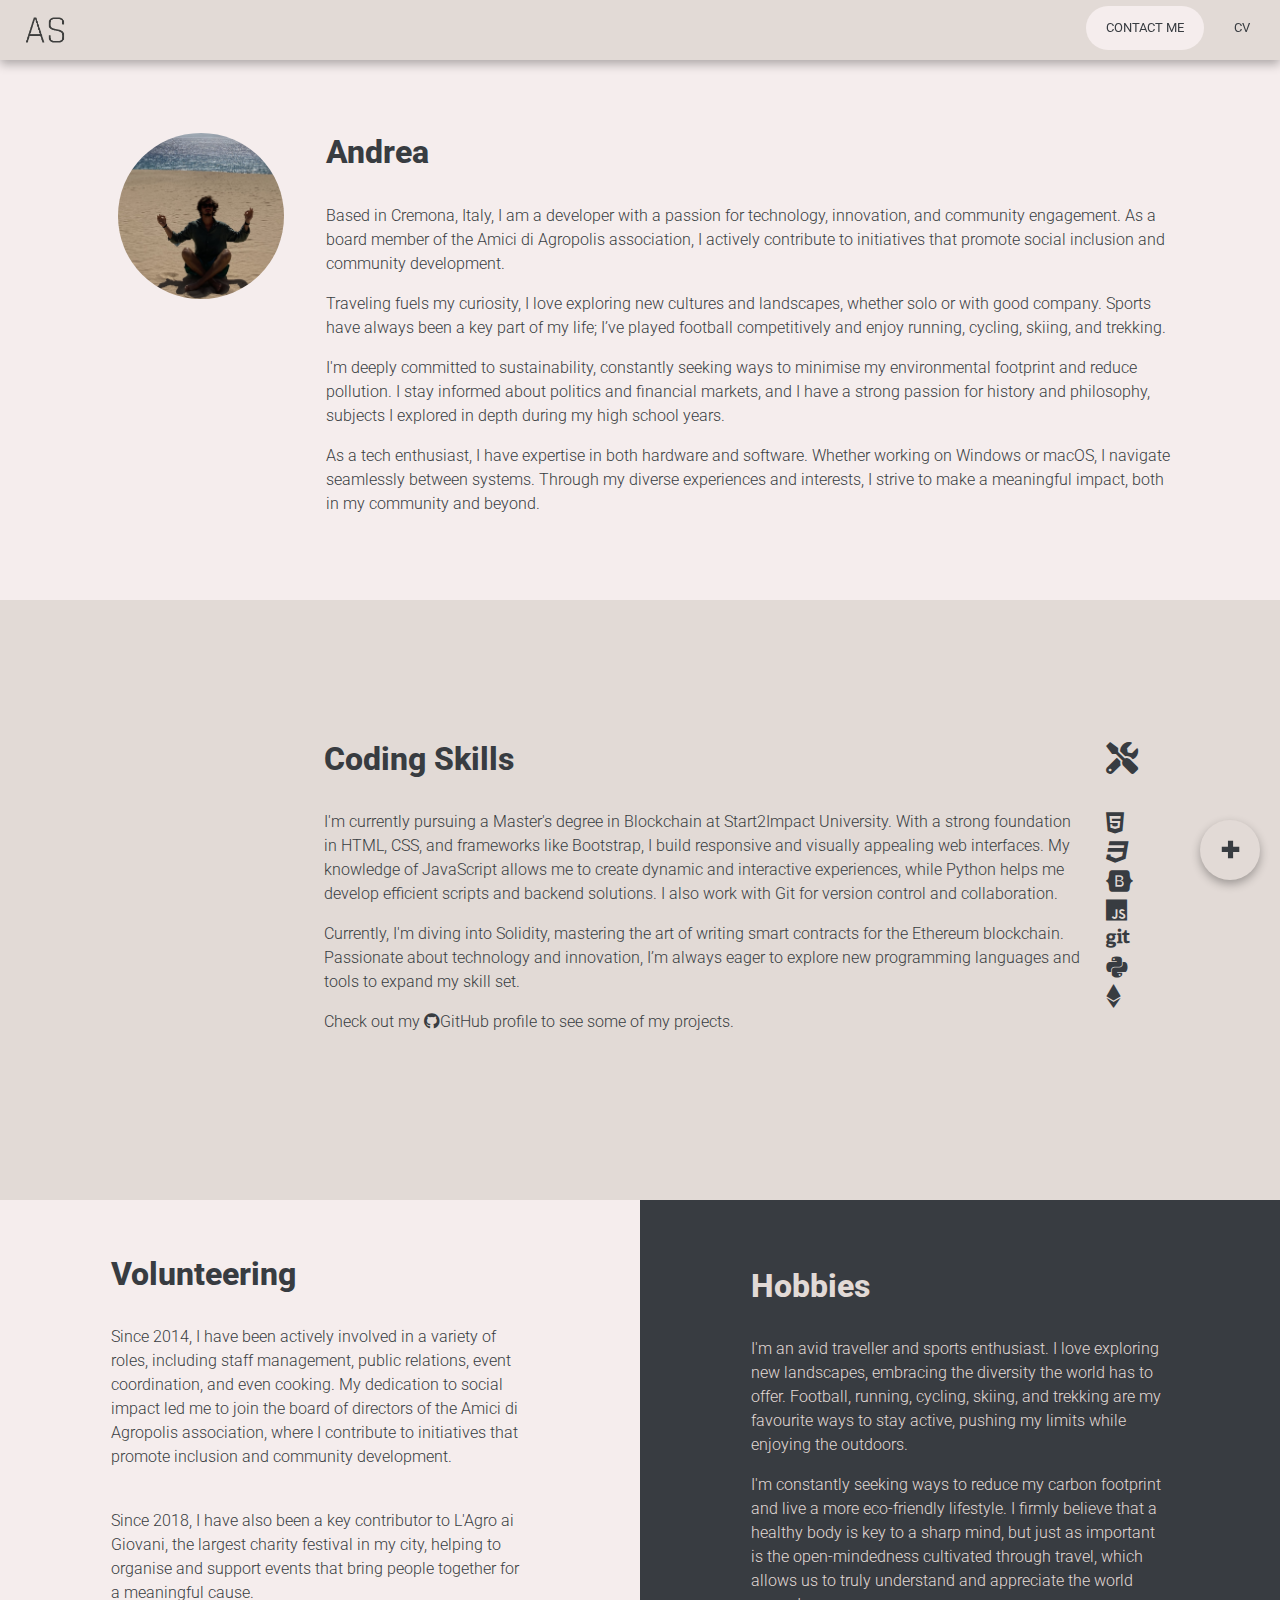
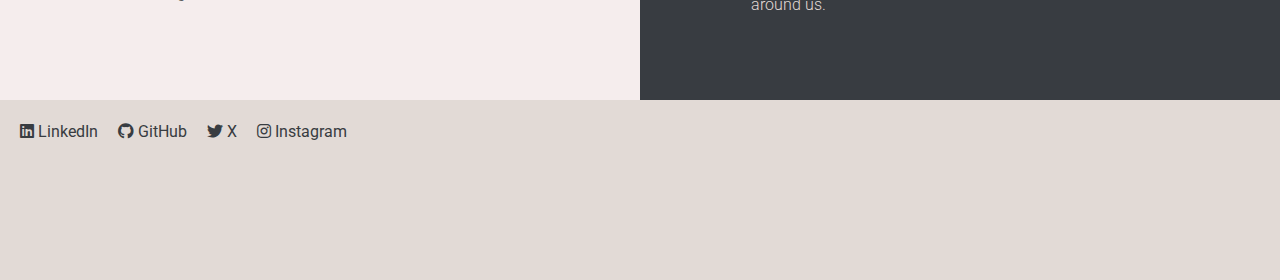
<file: index.html>
<!DOCTYPE html>
<html lang="en">
<head>
    <meta charset="UTF-8">
    <meta name="viewport" content="width=device-width, initial-scale=1.0">
    <title>andreasalami.io</title>
    <link rel="icon" href="/images/favicon.svg" type="image/x-icon">
    
    <link href="https://cdn.jsdelivr.net/npm/bootstrap@5.3.3/dist/css/bootstrap.min.css" rel="stylesheet">
    <link rel="stylesheet" href="styles.css">
    <link rel="preconnect" href="https://fonts.googleapis.com">
    <link rel="preconnect" href="https://fonts.gstatic.com" crossorigin>
    <link href="https://fonts.googleapis.com/css2?family=Roboto:ital,wght@0,100;0,300;0,400;0,500;0,700;0,900;1,100;1,300;1,400;1,500;1,700;1,900&display=swap" rel="stylesheet"> 
    <link rel="stylesheet" href="https://cdnjs.cloudflare.com/ajax/libs/font-awesome/5.15.3/css/all.min.css"> 
    <link rel="stylesheet" href="https://cdn.jsdelivr.net/npm/bootstrap-icons/font/bootstrap-icons.css">


    <meta property="og:title" content="Andrea Salami - Homepage">
    <meta property="og:description" content="Hi! Wellcome to my personal website. I'm Andrea Salami, based in Cremona, Italy. I'm a developer with a passion for technology, innovation, and social impact.">
    <meta property="og:image" content="images/profile.jpg">
    <meta property="og:url" content="https://www.andreasalami.com">
    <meta property="og:type" content="profile">


    <meta property="og:title" content="Andrea Salami - LinkedIn">
    <meta property="og:description" content="Visita il profilo LinkedIn di Andrea Salami">
    <meta property="og:url" content="https://www.linkedin.com/in/andrea-salami-204908209/">
    <meta property="og:type" content="profile">

    <meta property="og:title" content="Andrea Salami - GitHub">
    <meta property="og:description" content="Visita il profilo GitHub di Andrea Salami">
    <meta property="og:url" content="https://github.com/andreasalami">
    <meta property="og:type" content="profile">

    <meta property="og:title" content="Andrea Salami - X">
    <meta property="og:description" content="Visita il profilo X di Andrea Salami">
    <meta property="og:url" content="https://x.com/salami_andrea">
    <meta property="og:type" content="profile">

    <meta property="og:title" content="L'Agro ai Giovani - Instagram">
    <meta property="og:description" content="Visita il profilo Instagram di L'Agro ai Giovani">
    <meta property="og:url" content="https://www.instagram.com/lagroaigiovani/">
    <meta property="og:type" content="profile">
    <meta name="google-site-verification" content="DPRnsOR6wyCkrashBW5Ix7nRx8KkaKhdS-gHX6WiPuQ" />
    </head>
<body>
    <nav class="top-bar">
        <div class="logo">
            <a href="index.html"><img src="images/logo.png" alt="Logo" class="img-fluid"></a>           
        </div>
        <div class="cv">
            <a href="curriculum.html">CV</a>           
        </div>
        <div class="contact">
            <a href="form.html">CONTACT ME</a>         
        </div>
    </nav>
    <div class="background">
        <div class="bio">
            <div class="row">
                <div class="col-3 profile-image">
                  <img src="images/profile.jpg" alt="Profile Picture" class="img-fluid">
                </div>
                <div class="col-8 bio-text">
                    <h2>
                        Andrea
                    </h2>
                    <br>
                    <p>
                        Based in Cremona, Italy, I am a developer with a passion for technology, innovation, and community engagement. As a board member of the Amici di Agropolis association, I actively contribute to initiatives that promote social inclusion and community development.
                    </p>                                 
                    <p>
                        Traveling fuels my curiosity, I love exploring new cultures and landscapes, whether solo or with good company. Sports have always been a key part of my life; I’ve played football competitively and enjoy running, cycling, skiing, and trekking.
                    </p>
                    <p>
                        I'm deeply committed to sustainability, constantly seeking ways to minimise my environmental footprint and reduce pollution. I stay informed about politics and financial markets, and I have a strong passion for history and philosophy, subjects I explored in depth during my high school years.
                    </p>
                    <p>
                        As a tech enthusiast, I have expertise in both hardware and software. Whether working on Windows or macOS, I navigate seamlessly between systems. Through my diverse experiences and interests, I strive to make a meaningful impact, both in my community and beyond.
                    </p>
                </div>
                <div class="col-1 empty-space"></div>
              </div>
            </div>
        </div>
        <div class="coding">
            <div class="row">
                <div class="col-2 empty-space">

                </div>
                <div class="col-8 coding-text">
                    <h2>
                        Coding Skills
                    </h2>
                    <br>
                    <p>
                        I'm currently pursuing a Master's degree in Blockchain at Start2Impact University. With a strong foundation in HTML, CSS, and frameworks like Bootstrap, I build responsive and visually appealing web interfaces. My knowledge of JavaScript allows me to create dynamic and interactive experiences, while Python helps me develop efficient scripts and backend solutions. I also work with Git for version control and collaboration.
                    </p>
                    <p>
                        Currently, I'm diving into Solidity, mastering the art of writing smart contracts for the Ethereum blockchain. Passionate about technology and innovation, I’m always eager to explore new programming languages and tools to expand my skill set.
                    </p>
                    <p>
                        Check out my <a href="https://github.com/andreasalami" target="_blank"><i class="fab fa-github"></i>GitHub profile</a> to see some of my projects.
                    </p>
                </div>
                <div class="col-2 skills"> 
                    <h2>
                        <i class="fas fa-tools"></i>
                    </h2>
                    <br>
                    <h4>
                        <a href=""><i class="fab fa-html5"></i></a>  
                        <br>
                        <a href="https://www.w3.org/Style/CSS/Overview.en.html"><i class="fab fa-css3"></i></a>
                        <br>
                        <a href="https://getbootstrap.com/"><i class="fab fa-bootstrap"></i></a>
                        <br>        
                        <a href="https://javascript.info/"><i class="fab fa-js"></i></a>
                        <br>
                        <a href="https://git-scm.com/"><i class="fab fa-git"></i></a>
                        <br>
                        <a href="https://www.python.org/"><i class="fab fa-python"></i></a>
                        <br>
                        <a href="https://ethereum.org/en/"><i class="fab fa-ethereum"></i></a>                      
                        <br>
                        <!--<a href="https://react.dev/"></a><i class="fab fa-react"></i>
                        <br>
                        <a href="https://nodejs.org/"></a><i class="fab fa-node"></i>
                        <br>
                        <a href="https://www.typescriptlang.org/"></a><i class="fab fa-typescript"></i>
                        -->
                    </h4>
                </div>
            </div>
        </div>
        <div class="volontar">
            <div class="row">
                <div class="col-2 empty-space">
                    
                </div>
                <div class="col-8 volontar-text">
                    <h2>
                        Volunteering
                    </h2>
                    <br>
                    <p>
                        Since 2014, I have been actively involved in a variety of roles, including staff management, public relations, event coordination, and even cooking. My dedication to social impact led me to join the board of directors of the Amici di Agropolis association, where I contribute to initiatives that promote inclusion and community development.
                    </p>
                    <br>
                    <p>
                        Since 2018, I have also been a key contributor to L'Agro ai Giovani, the largest charity festival in my city, helping to organise and support events that bring people together for a meaningful cause.
                    </p>
                    <br>
                    
                </div>
                <div class="col-3 empty-space">
                    
                </div>
            </div>
        </div>
        <div class="hobbies">
            <div class="row">
                <div class="col-2 empty-space">

                </div>
                <div class="col-8 volontar-text">
                    <h2>
                        Hobbies
                    </h2>
                    <br>
                    <p>
                        I'm an avid traveller and sports enthusiast. I love exploring new landscapes, embracing the diversity the world has to offer. Football, running, cycling, skiing, and trekking are my favourite ways to stay active, pushing my limits while enjoying the outdoors.
                    </p>
                    <p>
                        I'm constantly seeking ways to reduce my carbon footprint and live a more eco-friendly lifestyle.
                        I firmly believe that a healthy body is key to a sharp mind, but just as important is the open-mindedness cultivated through travel, which allows us to truly understand and appreciate the world around us.
                    </p> 
                </div>
                <div class="col-3 empty-space">

                </div>
            </div>
        </div>
    </div>
    <div class="sticky-menu">
        <input type="checkbox" id="menu-toggle">
        <label for="menu-toggle" class="menu-toggle-label"></label>
        <ul class="menu-items">
            <li><a href="index.html"><i class="bi bi-house-fill"></i></a></li>
            <li><a href="form.html"><i class="bi bi-chat-text-fill"></i></a></li>
            <li><a href="curriculum.html"><i class="bi bi-file-earmark-person-fill"></i></a></li>
        </ul>
    </div>
    <nav class="bottom-bar">
        <div class="social-links">
            <a href="https://www.linkedin.com/in/andrea-salami-204908209/" target="_blank">
                <i class="fab fa-linkedin"></i> LinkedIn
            </a>
        </div>
        <br>
        <div class="social-links">
            <a href="https://github.com/andreasalami" target="_blank">
                <i class="fab fa-github"></i> GitHub
            </a>
        </div>
        <br>
        <div class="social-links">
            <a href="https://x.com/salami_andrea" target="_blank">
                <i class="fab fa-twitter"></i> X
            </a>
        </div>
        <div class="social-links">
            <a href="https://www.instagram.com/lagroaigiovani/" target="_blank">
                <i class="fab fa-instagram"></i> Instagram
            </a>
        </div>
    </nav>
</body>
</html>
</file>
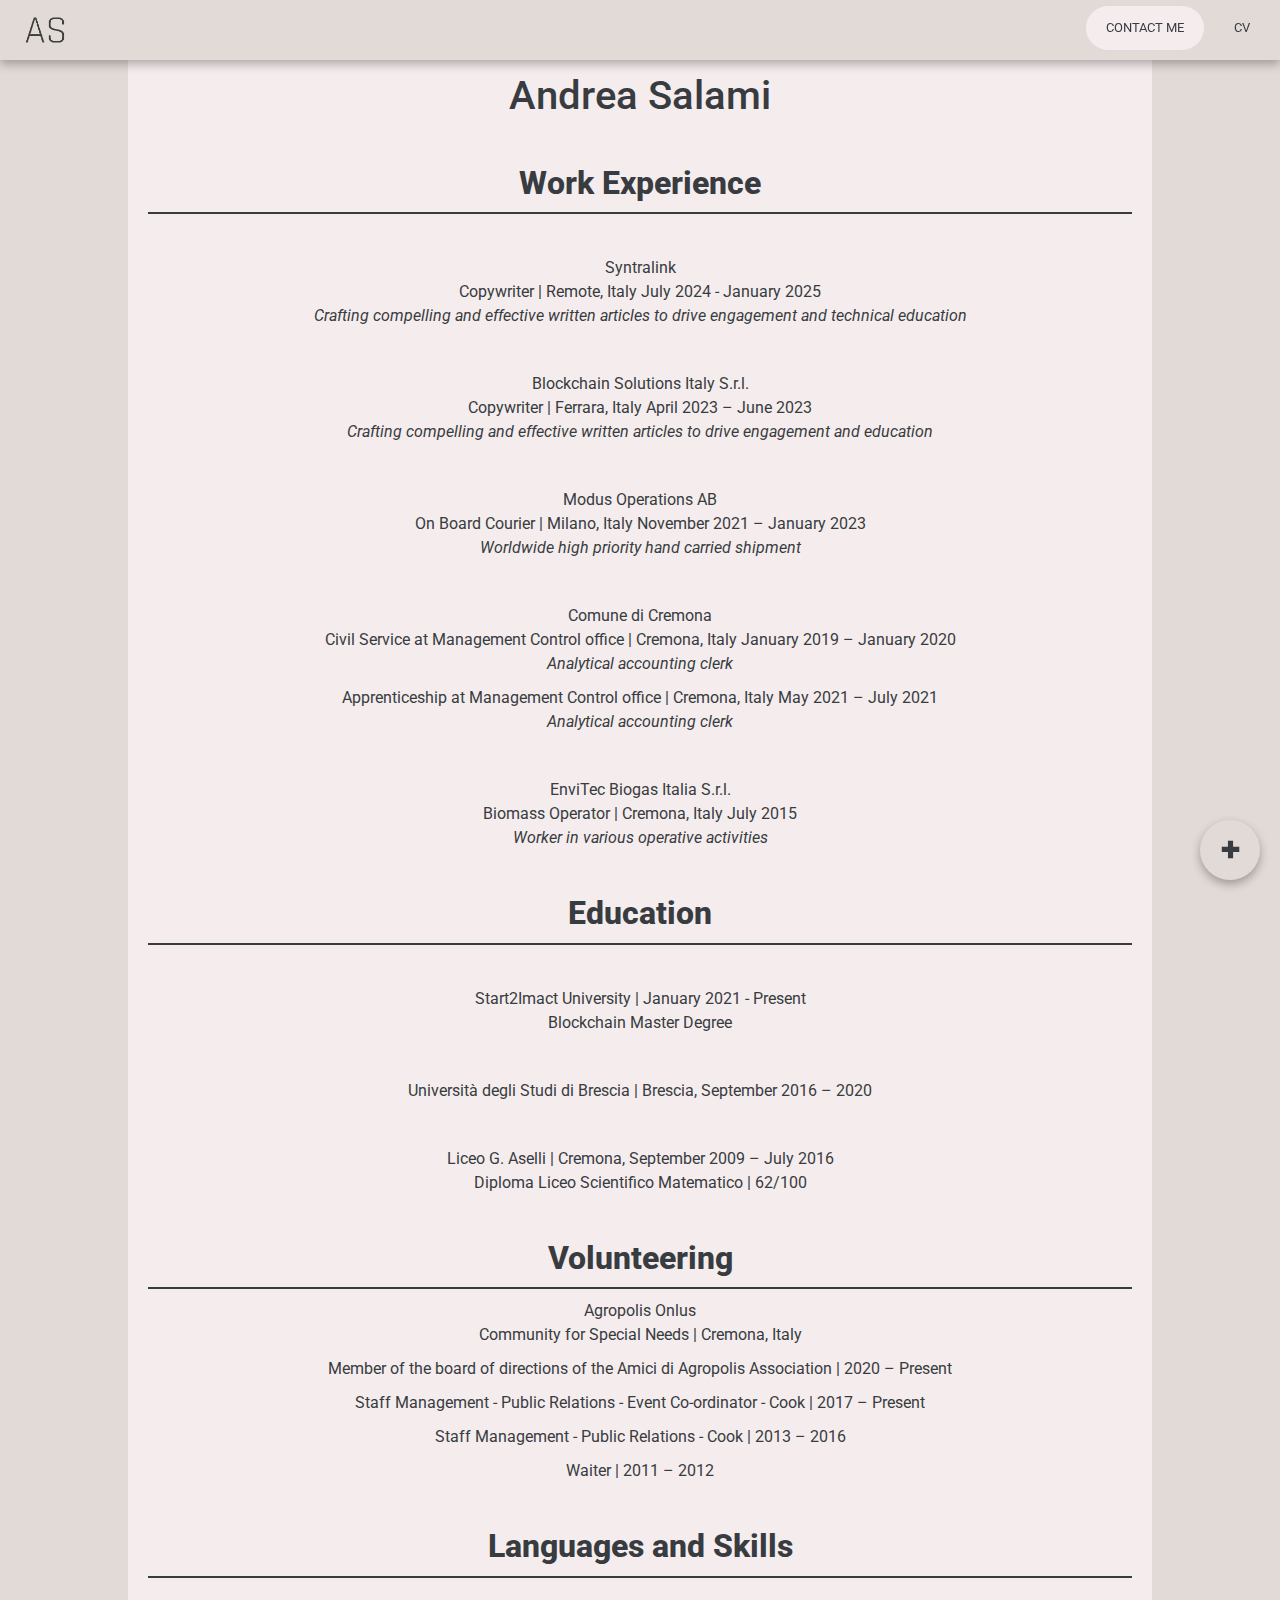
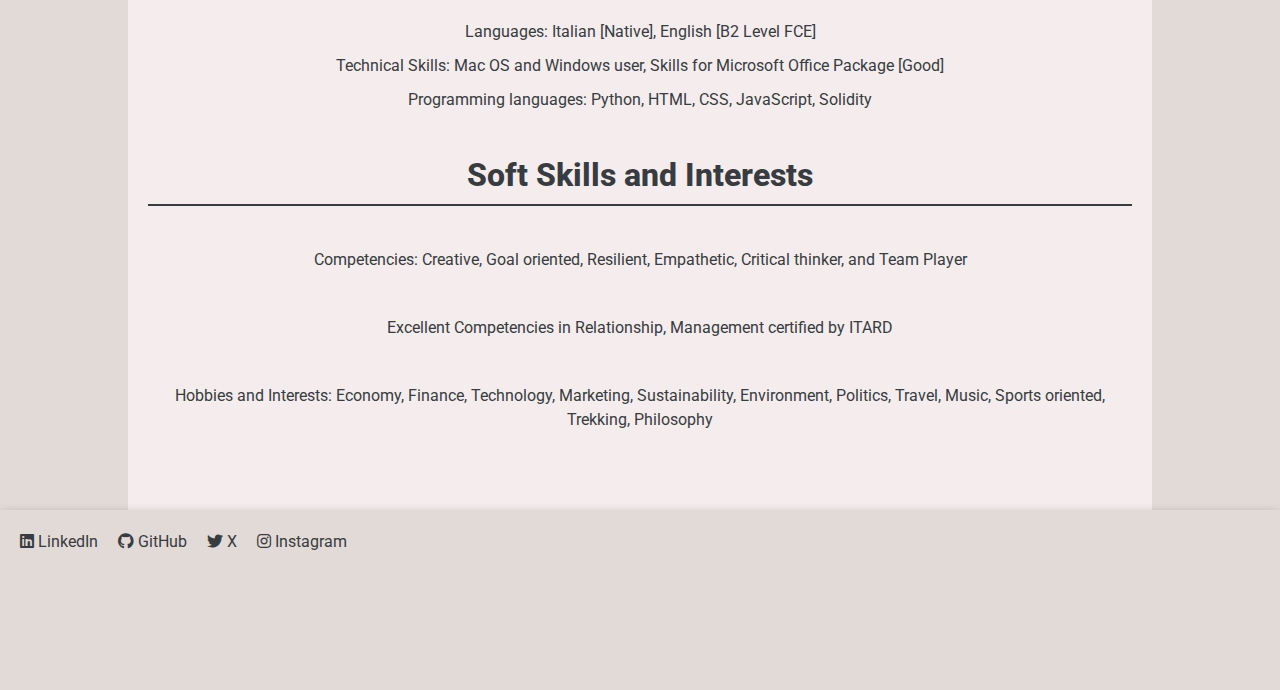
<file: curriculum.html>
<!DOCTYPE html>
<html lang="en">
<head>
    <meta charset="UTF-8">
    <meta name="viewport" content="width=device-width, initial-scale=1.0">
    <title>andreasalami.io/curriculum</title>
    <link rel="icon" href="/images/favicon.svg" type="image/x-icon">
    
    <link href="https://cdn.jsdelivr.net/npm/bootstrap@5.3.3/dist/css/bootstrap.min.css" rel="stylesheet">
    <link rel="stylesheet" href="styles.css">
    <link rel="preconnect" href="https://fonts.googleapis.com">
    <link rel="preconnect" href="https://fonts.gstatic.com" crossorigin>
    <link href="https://fonts.googleapis.com/css2?family=Roboto:ital,wght@0,100;0,300;0,400;0,500;0,700;0,900;1,100;1,300;1,400;1,500;1,700;1,900&display=swap" rel="stylesheet"> 
    <link rel="stylesheet" href="https://cdnjs.cloudflare.com/ajax/libs/font-awesome/5.15.3/css/all.min.css"> 
    <link rel="stylesheet" href="https://cdn.jsdelivr.net/npm/bootstrap-icons/font/bootstrap-icons.css">

    <meta property="og:title" content="Andrea Salami - Curriculum">
    <meta property="og:description" content="Andrea Salami's Curriculum Vitae">
    <meta property="og:url" content="https://www.andreasalami.com/curriculum.html">
    <meta property="og:type" content="curriculum">

    <meta property="og:title" content="Andrea Salami - LinkedIn">
    <meta property="og:description" content="Visita il profilo LinkedIn di Andrea Salami">   
    <meta property="og:url" content="https://www.linkedin.com/in/andrea-salami-204908209/">
    <meta property="og:type" content="profile">

    <meta property="og:title" content="Andrea Salami - GitHub">
    <meta property="og:description" content="Visita il profilo GitHub di Andrea Salami">    
    <meta property="og:url" content="https://github.com/andreasalami">
    <meta property="og:type" content="profile">

    <meta property="og:title" content="Andrea Salami - X">
    <meta property="og:description" content="Visita il profilo X di Andrea Salami">
    <meta property="og:url" content="https://x.com/salami_andrea">
    <meta property="og:type" content="profile">

    <meta property="og:title" content="L'Agro ai Giovani - Instagram">
    <meta property="og:description" content="Visita il profilo Instagram di L'Agro ai Giovani">
    <meta property="og:url" content="https://www.instagram.com/lagroaigiovani/">
    <meta property="og:type" content="profile">
</head>
<body>
    <nav class="top-bar">
        <div class="logo">
            <a href="index.html"><img src="images/logo.png" alt="Logo" class="img-fluid"></a>           
        </div>
        <div class="cv">
            <a href="curriculum.html">CV</a>           
        </div>
        <div class="contact">
            <a href="form.html">CONTACT ME</a>           
        </div>
    </nav>
    <div class="background">   
        <div class="curriculum-box">
            <header>
                <h1>Andrea Salami</h1>
            </header>
            <br>
            <section>
                <h2>Work Experience</h2>
                <br>
                <p>Syntralink<br>
                Copywriter | Remote, Italy July 2024 - January 2025<br>
                <em>Crafting compelling and effective written articles to drive engagement and technical education</em></p>
                <br>
                <p>Blockchain Solutions Italy S.r.l.<br>
                Copywriter | Ferrara, Italy April 2023 – June 2023<br>
                <em>Crafting compelling and effective written articles to drive engagement and education</em></p>
                <br>
                <p>Modus Operations AB<br>
                On Board Courier | Milano, Italy November 2021 – January 2023<br>
                <em>Worldwide high priority hand carried shipment</em></p>
                <br>
                <p>Comune di Cremona<br>
                Civil Service at Management Control office | Cremona, Italy January 2019 – January 2020<br>
                <em>Analytical accounting clerk</em></p>
                <p>Apprenticeship at Management Control office | Cremona, Italy May 2021 – July 2021<br>
                <em>Analytical accounting clerk</em></p>
                <br>
                <p>EnviTec Biogas Italia S.r.l.<br>
                Biomass Operator | Cremona, Italy July 2015<br>
                <em>Worker in various operative activities</em></p>
            </section>
            <br>
            <section>
                <h2>Education</h2>
                <br>
                <p>Start2Imact University | January 2021 - Present<br>
                Blockchain Master Degree</p>
                <br>
                <p>Università degli Studi di Brescia | Brescia, September 2016 – 2020</p>
                <br>
                <p>Liceo G. Aselli | Cremona, September 2009 – July 2016<br>
                Diploma Liceo Scientifico Matematico | 62/100</p>
            </section>
            <br>
            <section>
                <h2>Volunteering</h2>
                <p>Agropolis Onlus<br>
                Community for Special Needs | Cremona, Italy</p>
                <p>Member of the board of directions of the Amici di Agropolis Association | 2020 – Present</p>
                <p>Staff Management - Public Relations - Event Co-ordinator - Cook | 2017 – Present</p>
                <p>Staff Management - Public Relations - Cook | 2013 – 2016</p>
                <p>Waiter | 2011 – 2012</p>
            </section>
            <br>
            <section>
                <h2>Languages and Skills</h2>
                <br>
                <p>Languages: Italian [Native], English [B2 Level FCE]</p>
                <p>Technical Skills: Mac OS and Windows user, Skills for Microsoft Office Package [Good]</p>
                <p>Programming languages: Python, HTML, CSS, JavaScript, Solidity</p>
            </section>
            <br>
            <section>
                <h2>Soft Skills and Interests</h2>
                <br>
                <p>Competencies: Creative, Goal oriented, Resilient, Empathetic, Critical thinker, and Team Player</p>
                <br>
                <p>Excellent Competencies in Relationship, Management certified by ITARD</p>
                <br>
                <p>Hobbies and Interests: Economy, Finance, Technology, Marketing, Sustainability, Environment, Politics, Travel, Music, Sports oriented, Trekking, Philosophy</p>
                <br>
            </section>
        </div>   
    </div>
    <div class="sticky-menu">
        <input type="checkbox" id="menu-toggle">
        <label for="menu-toggle" class="menu-toggle-label"></label>
        <ul class="menu-items">
            <li><a href="index.html"><i class="bi bi-house-fill"></i></a></li>
            <li><a href="form.html"><i class="bi bi-chat-text-fill"></i></a></li>
            <li><a href="curriculum.html"><i class="bi bi-file-earmark-person-fill"></i></a></li>
        </ul>
    </div>
    <nav class="bottom-bar">
        <div class="social-links">
            <a href="https://www.linkedin.com/in/andrea-salami-204908209/" target="_blank">
                <i class="fab fa-linkedin"></i> LinkedIn
            </a>
        </div>
        <br>
        <div class="social-links">
            <a href="https://github.com/andreasalami" target="_blank">
                <i class="fab fa-github"></i> GitHub
            </a>
        </div>
        <br>
        <div class="social-links">
            <a href="https://x.com/salami_andrea" target="_blank">
                <i class="fab fa-twitter"></i> X
            </a>
        </div>
        <div class="social-links">
            <a href="https://www.instagram.com/lagroaigiovani/" target="_blank">
                <i class="fab fa-instagram"></i> Instagram
            </a>
        </div>
    </nav>
</body>
</html>
</file>
<file: styles.css>
@charset "UTF-8";
html, body {
  overflow-x: hidden;
  width: 100%;
}

* {
  margin: 0;
  padding: 0;
  box-sizing: border-box;
}

a {
  color: rgb(56, 60, 65);
  text-decoration: none;
  background-color: transparent;
}

h2 {
  font-size: 2em;
  font-weight: 800;
}

.page {
  display: flex;
  flex-wrap: wrap;
  justify-content: flex-start;
}

/* From here top and bottom bar css */
.top-bar, .bottom-bar, .social-links, .menu-toggle-label, .menu-items a {
  background-color: rgb(226, 218, 214);
}

.top-bar {
  position: fixed;
  background-color: rgb(226, 218, 214);
  width: 100%;
  max-width: 100vw;
  height: 60px;
  min-height: 60px;
  box-shadow: 0px 4px 10px 0px rgba(0, 0, 0, 0.3);
  z-index: 10;
}

.bottom-bar {
  width: 100%;
  height: 180px;
  display: flex;
  justify-content: flex-start;
  font-family: "Roboto", sans-serif;
  font-weight: 400;
  box-shadow: 0px 4px 10px 0px rgba(0, 0, 0, 0.3);
}

.logo {
  float: left;
  max-width: 50px;
  max-height: 50px;
  margin-top: 5px;
  margin-left: 20px;
}

.cv {
  background-color: rgb(226, 218, 214);
  color: rgb(245, 237, 237) !important;
  padding: 12px 15px;
  margin: 6px 10px;
  font-family: "Roboto", sans-serif;
  font-size: small;
  font-weight: 400;
  text-align: center;
  text-decoration: none;
  padding-top: 12px;
  padding-bottom: 12px;
  padding-left: 20px;
  padding-right: 20px;
  border-radius: 12px;
  margin-bottom: 0px;
  margin-right: 0px;
  float: right;
  position: relative;
  cursor: pointer;
  background-color: transparent;
  float: right;
  border-radius: 50%;
  margin-right: 10px;
}

.contact {
  background-color: rgb(226, 218, 214);
  color: rgb(245, 237, 237) !important;
  padding: 12px 15px;
  margin: 6px 10px;
  font-family: "Roboto", sans-serif;
  font-size: small;
  font-weight: 400;
  text-align: center;
  text-decoration: none;
  padding-top: 12px;
  padding-bottom: 12px;
  padding-left: 20px;
  padding-right: 20px;
  border-radius: 12px;
  margin-bottom: 0px;
  margin-right: 0px;
  float: right;
  position: relative;
  cursor: pointer;
  float: right;
  background-color: rgb(245, 237, 237);
  color: rgb(245, 237, 237);
  border: none;
  border-radius: 25px;
}

.background {
  background-color: rgb(226, 218, 214);
  width: 100%;
  height: -moz-fit-content;
  height: fit-content;
}

.social-links {
  background-color: rgb(226, 218, 214);
  color: rgb(56, 60, 65) !important;
  font-family: "Roboto", sans-serif;
  font-weight: 400;
  margin-left: 20px;
  padding-top: 20px;
}

/* From here specific css sticky menu */
.sticky-menu {
  background-color: rgb(226, 218, 214);
  color: rgb(56, 60, 65);
  border-radius: 50%;
  position: fixed;
  bottom: 20px;
  right: 20px;
}

#menu-toggle {
  display: none;
}

.menu-toggle-label {
  display: flex;
  justify-content: center;
  align-items: center;
  width: 60px;
  height: 60px;
  border-radius: 50%;
  color: rgb(56, 60, 65) !important;
  font-size: 24px;
  cursor: pointer;
  box-shadow: 0px 4px 10px 0px rgba(0, 0, 0, 0.3);
  position: relative;
}

.menu-toggle-label::before {
  content: "✖";
  position: absolute;
  transform: rotate(45deg);
  font-size: 24px;
  line-height: 60px;
  transition: transform 0.3s;
}

#menu-toggle:checked + .menu-toggle-label::before {
  content: "✖";
  transform: rotate(0deg);
}

.menu-items {
  color: rgb(56, 60, 65);
  display: none;
  position: absolute;
  bottom: 70px;
  right: 0;
  list-style: none;
  padding: 0;
  margin: 0;
}

#menu-toggle:checked ~ .menu-items {
  display: block;
}

.menu-items li {
  margin-bottom: 10px;
}

.menu-items a {
  display: block;
  width: 60px;
  height: 60px;
  background-color: rgb(226, 218, 214);
  border-radius: 50%;
  color: rgb(56, 60, 65);
  font-family: "Roboto", sans-serif;
  font-weight: 400;
  font-style: normal;
  text-align: center;
  text-decoration: none;
  text-align: center;
  line-height: 60px;
  box-shadow: 0px 4px 10px 0px rgba(0, 0, 0, 0.3);
}

.bi {
  font-size: 20px;
}

/* From here specific css index */
.bio, .coding, .volontar, .hobbies {
  display: flex;
  justify-content: center;
  align-items: center;
}

.bio {
  background-color: rgb(245, 237, 237);
  color: rgb(56, 60, 65);
  width: 100%;
  height: -moz-fit-content;
  height: fit-content;
  padding-top: 80px;
  padding-bottom: 15px;
  display: flex;
  flex-direction: row;
}
.bio .profile-image {
  display: flex;
  align-items: flex-start;
  justify-content: flex-start;
  max-width: 900px;
  max-height: 900px;
  padding-left: 10%;
  padding-right: 30px;
  padding-bottom: 30px;
  border-radius: 50%;
}
.bio .profile-image img {
  min-width: 65px;
  min-height: 65px;
  max-width: auto;
  height: auto;
  border-radius: 50%;
  aspect-ratio: 1/1;
  -o-object-fit: cover;
     object-fit: cover;
}
.bio .bio-text {
  font-family: "Roboto", sans-serif;
  font-weight: 300;
  font-style: normal;
  text-align: left;
  color: rgb(56, 60, 65);
  max-height: 100%;
}
.bio .empty-space {
  background-color: rgb(245, 237, 237);
  width: 100%;
}

.coding {
  font-family: "Roboto", sans-serif;
  font-weight: 300;
  font-style: normal;
  text-align: left;
  color: rgb(56, 60, 65);
  background-color: rgb(226, 218, 214);
  color: rgb(56, 60, 65);
  width: 100%;
  height: -moz-fit-content;
  height: fit-content;
  padding-top: 20px;
  padding-bottom: 30px;
  padding-left: 10%;
}
.coding .skills {
  height: -moz-fit-content;
  height: fit-content;
  color: rgb(56, 60, 65);
  padding-top: 0px;
  padding-bottom: 30px;
  padding-left: 10px;
}

.volontar, .hobbies {
  font-family: "Roboto", sans-serif;
  font-weight: 300;
  font-style: normal;
  text-align: left;
  color: rgb(56, 60, 65);
  display: flex;
  flex-direction: column;
  justify-content: center;
  align-items: center;
  padding-top: 20px;
  padding-bottom: 20px;
  min-height: 380px;
}

.volontar {
  background-color: rgb(245, 237, 237);
  min-height: 380px;
}

.hobbies {
  background-color: rgb(56, 60, 65);
  color: rgb(226, 218, 214);
  min-height: 380px;
}

/* From here specific css curriculum */
.curriculum-box {
  width: 90%;
  height: -moz-fit-content;
  height: fit-content;
  background-color: rgb(245, 237, 237);
  font-family: "Roboto", sans-serif;
  color: rgb(56, 60, 65);
  text-align: center;
  margin-left: 5%;
  margin-right: 10%;
  padding-top: 72px;
  padding-left: 20px;
  padding-right: 20px;
  padding-bottom: 24px;
}

header {
  text-align: center;
  margin-bottom: 20px;
}

header h1 {
  margin: 0;
  font-size: 2.5em;
  color: rgb(56, 60, 65);
}

header p {
  margin: 5px 0;
  color: rgb(56, 60, 65);
}

section {
  margin-bottom: 20px;
}

section h2 {
  border-bottom: 2px solid rgb(56, 60, 65);
  padding-bottom: 10px;
  color: rgb(56, 60, 65);
}

section p {
  margin: 10px 0;
}

/* From here specific css form */
.compile-box {
  width: 90%;
  height: -moz-fit-content;
  height: fit-content;
  background-color: rgb(245, 237, 237);
  color: rgb(56, 60, 65);
  min-height: 850px;
  border-radius: 3px;
  padding-top: 100px;
  padding-left: 50px;
  padding-right: 30px;
  margin-left: 5%;
  margin-right: 10%;
  font-family: "Roboto", sans-serif;
  text-align: left;
  text-decoration: none;
  font-size: 16px;
  box-sizing: border-box;
}

.compile {
  min-height: 40px;
  width: 80%;
  margin-bottom: 40px;
  display: flex;
  justify-content: flex-start;
  flex-direction: column;
  flex-wrap: wrap;
}

.compile input[type=text],
.compile input[type=email] {
  background-color: rgb(255, 255, 255);
  border: none;
  border-radius: 3px;
  width: 90%;
  padding: 7px;
  font-size: 14px;
}

.compile textarea {
  background-color: rgb(255, 255, 255);
  border: none;
  border-radius: 3px;
  width: 100%;
  padding: 7px;
  font-size: 14px;
}

.submit {
  background-color: rgb(226, 218, 214);
  color: rgb(245, 237, 237) !important;
  padding: 12px 15px;
  margin: 6px 10px;
  font-family: "Roboto", sans-serif;
  font-size: small;
  font-weight: 400;
  text-align: center;
  text-decoration: none;
  padding-top: 12px;
  padding-bottom: 12px;
  padding-left: 20px;
  padding-right: 20px;
  border-radius: 12px;
  margin-bottom: 0px;
  margin-right: 0px;
  float: right;
  position: relative;
  cursor: pointer;
  background-color: rgb(56, 60, 65);
  color: rgb(245, 237, 237) !important;
  border: none;
  border-radius: 25px;
  position: relative;
}

@media only screen and (min-width: 401px) and (max-width: 960px) {
  h2 {
    font-size: 1.5em;
  }
  .bio {
    width: 100%;
  }
  .bio .profile-image {
    min-width: 100px;
    min-height: 100px;
  }
  .coding {
    width: 100%;
  }
  .volontar, .hobbies {
    width: 50%;
    float: left;
    min-height: 1100px;
  }
}
@media only screen and (min-width: 790px) and (max-width: 960px) {
  .compile-box {
    width: 80%;
    margin-left: 10%;
    margin-right: 10%;
    min-height: 1200px;
  }
}
@media only screen and (min-width: 961px) {
  .bio, .coding {
    width: 100%;
    height: 600px;
    margin: 0 auto;
  }
  .volontar, .hobbies {
    width: 50%;
    height: 500px;
    float: left;
  }
  .curriculum-box {
    width: 80%;
    margin-left: 10%;
    margin-right: 10%;
  }
  .compile-box {
    width: 80%;
    margin-left: 10%;
    margin-right: 10%;
    min-height: 1200px;
  }
}/*# sourceMappingURL=styles.css.map */
</file>
